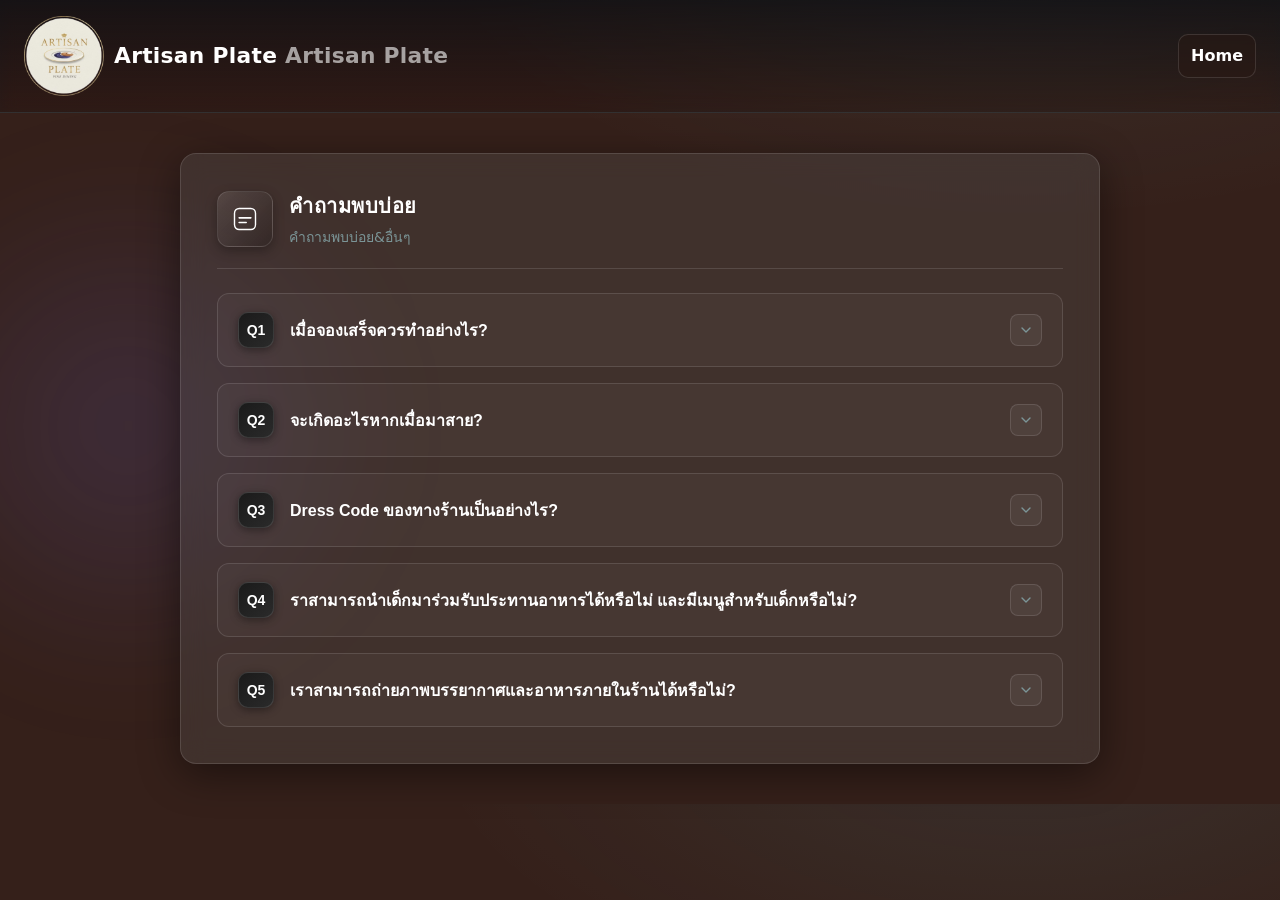
<file: QA.html>
<!DOCTYPE html>
<html lang="th">
<head>
  <meta charset="UTF-8" />
  <meta name="viewport" content="width=device-width, initial-scale=1" />
  <title>คำถามพบบ่อย</title>
  <link rel="stylesheet" href="QA.css" />
</head>

<body>
  
    <div class="bg-grid" aria-hidden="true"></div>
    <div class="bg-glow" aria-hidden="true"></div>

  
  <header class="site-header">
    <a href="#" class="brand">
      <img src="Untitled_design-removebg-preview.png" alt="" height="80px">
      <span class="brand-text">Artisan Plate<span class="sub" > Artisan Plate</span></span>
    </a>

    <nav class="nav">
      <button class="nav-toggle" aria-label="เปิดเมนู" aria-expanded="false"></button>
      <ul class="nav-list">
        <li><a href="index.html" class="btn btn-primary">Home</a></li>
        
      </ul>
    </nav>
  </header>

  <main class="wrap" role="region" aria-label="FAQ Accordion">
    <div class="header">
      <div class="logo" aria-hidden="true">

        <svg width="28" height="28" viewBox="0 0 24 24" fill="none" xmlns="http://www.w3.org/2000/svg">
          <rect x="3" y="3" width="18" height="18" rx="4" fill="none" stroke="#6ee7b7" stroke-width="1.2"/>
          <path d="M7 11h10M7 15h6" stroke="#6ee7b7" stroke-width="1.4" stroke-linecap="round"/>
        </svg>
      </div>
      <div>
        <div class="title">คำถามพบบ่อย</div>
        <div class="subtitle">คำถามพบบ่อย&อื่นๆ</div>
      </div>
    </div>

    <section class="accordion" id="faq">

      <article class="item" aria-expanded="false">
        <button class="summary" aria-controls="a1" id="s1">
          <div class="q">
            <div class="dot">Q1</div>
            <h4>เมื่อจองเสร็จควรทำอย่างไร?</h4>
          </div>
          <div class="chev" aria-hidden="true">

            <svg width="16" height="16" viewBox="0 0 24 24" fill="none"><path d="M6 9l6 6 6-6" stroke="currentColor" stroke-width="2" stroke-linecap="round" stroke-linejoin="round"/></svg>
          </div>
        </button>
        <div id="a1" class="content" role="region" aria-labelledby="s1">
          <div class="content-inner">
            -มาถึงที่ร้านตรงเวลา: กรุณามาถึงร้านอาหารตามเวลาที่จองไว้ หากท่านมาถึงช้ากว่าเวลาที่จองไว้เกิน 15 นาที การจองอาจถูกยกเลิกหรือไม่สามารถใช้บริการได้<br>
            -แจ้งการจอง: เมื่อถึงร้านอาหาร ให้แจ้งกับพนักงานว่าคุณได้ทำการจองผ่านแอป และบอกหมายเลขการจอง หรือคิวอาโค๊ด<br> ที่คุณได้รับหลังจากทำการจอง<br>
            -เพลิดเพลินกับมื้ออาหาร: เมื่อพนักงานยืนยันการจองแล้ว พวกเขาจะพาคุณไปที่นั่ง และคุณสามารถเริ่มเพลิดเพลินกับมื้ออาหาร<br>ตามรายละเอียดในแพ็กเกจ
          </div>
        </div>
      </article>

      <article class="item" aria-expanded="false">
        <button class="summary" aria-controls="a2" id="s2">
          <div class="q">
            <div class="dot">Q2</div>
            <h4>จะเกิดอะไรหากเมื่อมาสาย?</h4>
          </div>
          <div class="chev" aria-hidden="true">
            <svg width="16" height="16" viewBox="0 0 24 24" fill="none"><path d="M6 9l6 6 6-6" stroke="currentColor" stroke-width="2" stroke-linecap="round" stroke-linejoin="round"/></svg>
          </div>
        </button>
        <div id="a2" class="content" role="region" aria-labelledby="s2">
          <div class="content-inner">
            -หากคุณมาถึงร้านอาหารช้ากว่าเวลาที่จองไว้เกิน 15 นาทีการจองของคุณอาจถูกยกเลิก หรือคุณอาจไม่สามารถใช้บริการได้<br>
             ร้านอาหารอาจให้โต๊ะที่จองไว้กับลูกค้าคนอื่นแทน
          </div>
        </div>
      </article>

      <article class="item" aria-expanded="false">
        <button class="summary" aria-controls="a3" id="s3">
          <div class="q">
            <div class="dot">Q3</div>
            <h4>Dress Code ของทางร้านเป็นอย่างไร?</h4>
          </div>
          <div class="chev" aria-hidden="true">
            <svg width="16" height="16" viewBox="0 0 24 24" fill="none"><path d="M6 9l6 6 6-6" stroke="currentColor" stroke-width="2" stroke-linecap="round" stroke-linejoin="round"/></svg>
          </div>
        </button>
        <div id="a3" class="content" role="region" aria-labelledby="s3">
          <div class="content-inner">
            -เราขอแนะนำการแต่งกายแบบ Smart Casual (สุภาพ) ครับ กรุณางดสวมรองเท้าแตะ กางเกงขาสั้น หรือเสื้อกล้าม เพื่อ<br>บรรยากาศที่ดีในการรับประทานอาหารร่วมกัน
          </div>
        </div>
      </article>

      <article class="item" aria-expanded="false">
        <button class="summary" aria-controls="a4" id="s4">
          <div class="q">
            <div class="dot">Q4</div>
            <h4>ราสามารถนำเด็กมาร่วมรับประทานอาหารได้หรือไม่ และมีเมนูสำหรับเด็กหรือไม่?</h4>
          </div>
          <div class="chev" aria-hidden="true">
            <svg width="16" height="16" viewBox="0 0 24 24" fill="none"><path d="M6 9l6 6 6-6" stroke="currentColor" stroke-width="2" stroke-linecap="round" stroke-linejoin="round"/></svg>
          </div>
        </button>
        <div id="a4" class="content" role="region" aria-labelledby="s4">
          <div class="content-inner">
            -เพื่อให้ลูกค้าทุกท่านได้รับประสบการณ์ Fine Dining ที่สมบูรณ์แบบที่สุด เราแนะนำสำหรับเด็กที่มีอายุ 7 ปีขึ้นไป และขอสงวนสิทธิ์<br>ในการไม่มีเมนูสำหรับเด็กโดยเฉพาะ
          </div>
        </div>
      </article>

      <article class="item" aria-expanded="false">
        <button class="summary" aria-controls="a5" id="s5">
          <div class="q">
            <div class="dot">Q5</div>
            <h4>เราสามารถถ่ายภาพบรรยากาศและอาหารภายในร้านได้หรือไม่?</h4>
          </div>
          <div class="chev" aria-hidden="true">
            <svg width="16" height="16" viewBox="0 0 24 24" fill="none"><path d="M6 9l6 6 6-6" stroke="currentColor" stroke-width="2" stroke-linecap="round" stroke-linejoin="round"/></svg>
          </div>
        </button>
        <div id="a5" class="content" role="region" aria-labelledby="s5">
          <div class="content-inner">
            -เรายินดีให้ถ่ายภาพอาหารและโต๊ะของท่านได้โดยไม่ใช้แฟลช เพื่อรบกวนลูกค้าท่านอื่น อย่างไรก็ตาม เพื่อความเป็นส่วนตัว<br>ของลูกค้าท่านอื่นและทีมงาน กรุณางดเว้นการถ่ายวิดีโอ หรือไลฟ์สดที่จับภาพบรรยากาศโดยรอบมากเกินไป
        </div>
      </article>

<!--  <article class="item" aria-expanded="false">
        <button class="summary" aria-controls="a6" id="s6">
          <div class="q">
            <div class="dot">Q6</div>
            <h4>?</h4>
          </div>
          <div class="chev" aria-hidden="true">
            <svg width="16" height="16" viewBox="0 0 24 24" fill="none"><path d="M6 9l6 6 6-6" stroke="currentColor" stroke-width="2" stroke-linecap="round" stroke-linejoin="round"/></svg>
          </div>
        </button>
        <div id="a6" class="content" role="region" aria-labelledby="s6">
          <div class="content-inner">
            -ตอบ.
          </div>
        </div>
      </article> -->
    </section>
  </main>
  
  <script>
/*
  -
  -
  -
  -
*/

(function(){
  const items = Array.from(document.querySelectorAll('.item'));

  function closeItem(it){
    const content = it.querySelector('.content');
    const inner = content.querySelector('.content-inner');

    content.style.height = content.scrollHeight + 'px'; 
    requestAnimationFrame(()=> {
      content.style.height = '0px';
    });
    it.setAttribute('aria-expanded','false');
  }

  function openItem(it){
    const content = it.querySelector('.content');
    const inner = content.querySelector('.content-inner');

    content.style.height = inner.offsetHeight + 'px';
    it.setAttribute('aria-expanded','true');

    content.addEventListener('transitionend', function handler(){
      if (it.getAttribute('aria-expanded') === 'true'){
        content.style.height = inner.offsetHeight + 'px'; 
      }
      content.removeEventListener('transitionend', handler);
    });
  }

  function toggle(it){
    const isOpen = it.getAttribute('aria-expanded') === 'true';
    if (isOpen) {
      closeItem(it);
    } else {

      items.forEach(i => {
        if (i !== it) closeItem(i);
      });
      openItem(it);
    }
  }


  items.forEach(it => {
    const btn = it.querySelector('.summary');
    const content = it.querySelector('.content');

    content.style.height = '0px';

    btn.addEventListener('click', ()=> toggle(it));
    btn.addEventListener('keydown', (e)=>{
      if (e.key === 'Enter' || e.key === ' ') {
        e.preventDefault();
        toggle(it);
      }
    });
  });


})();
</script>

</body>
</html>
</file>
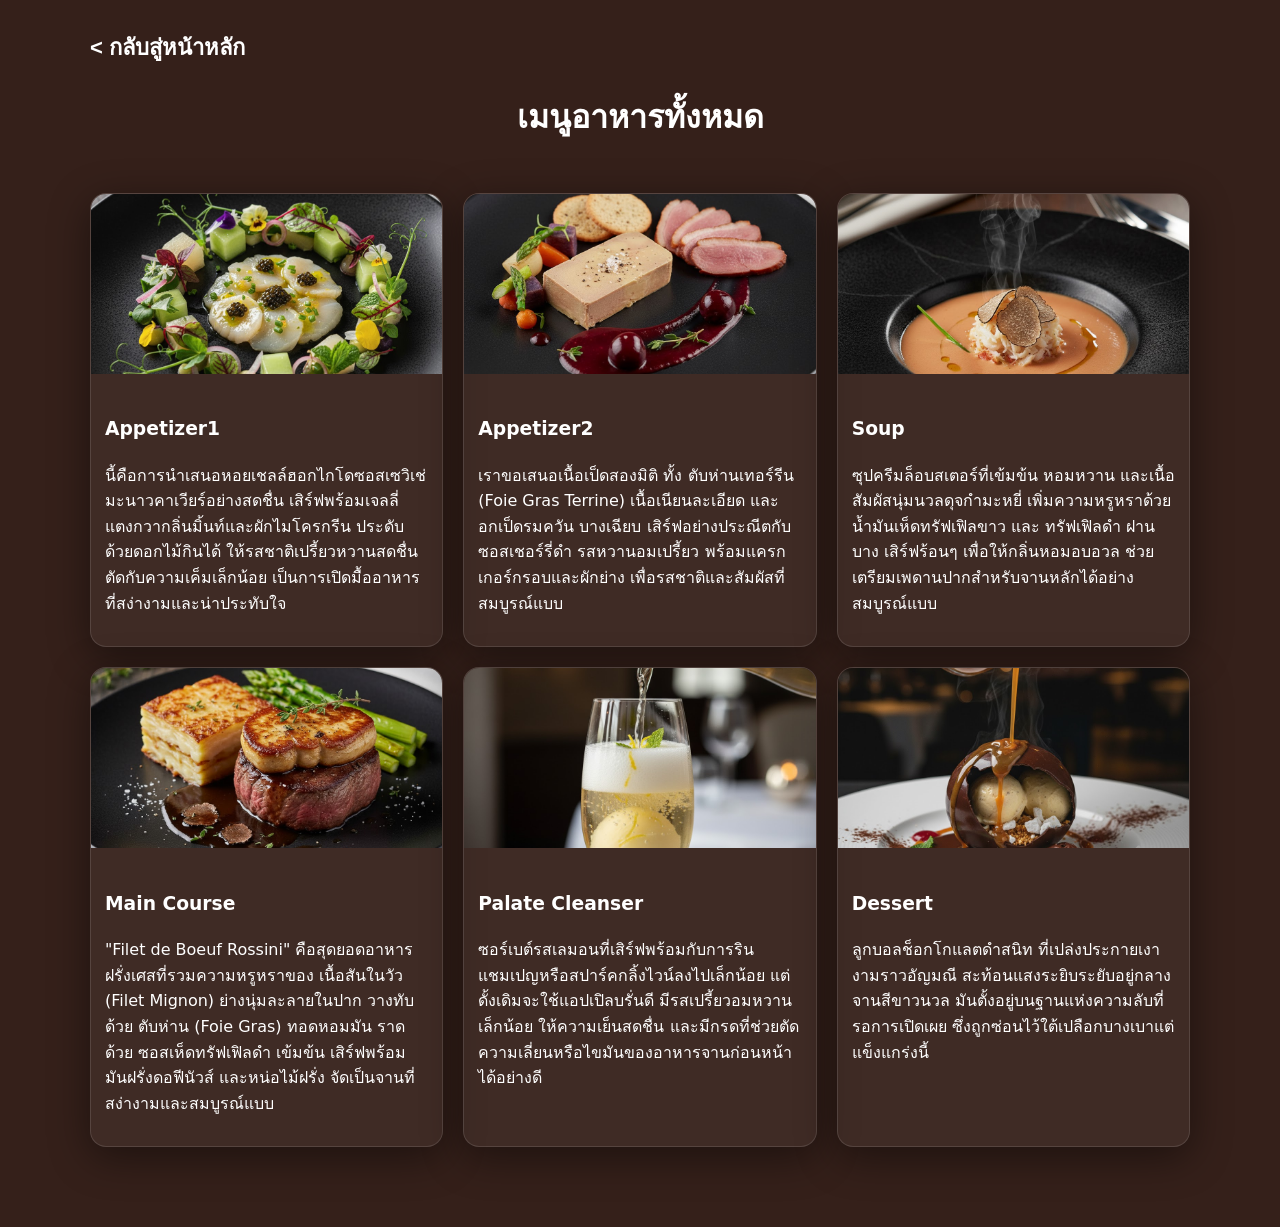
<file: FRC/FRC_Food.html>
<!DOCTYPE html>
<html lang="en">
<head>
    <meta charset="UTF-8">
    <meta name="viewport" content="width=device-width, initial-scale=1.0">
    <title>Document</title>
    <link rel="stylesheet" href="FRC_Food.css">
</head>
<body>

    <section id="projects" class="section">
    <div class="container reveal">
      <div class="center-btn">
          <button class="return-btn" onclick="window.location.href='../index.html'">< กลับสู่หน้าหลัก</button>
          <h2 class="section-title2">เมนูอาหารทั้งหมด</h2>
        </div>

      <div class="grid cards">

        <article class="card">
          <div class="card-media"><img src="รูปอาหาร/Appetizer1.jpg" alt=""></div>
          <div class="card-body">
            <h3 class="card-title">Appetizer1</h3>
            <p class="card-text">นี้คือการนำเสนอหอยเชลล์ฮอกไกโดซอสเซวิเช่มะนาวคาเวียร์อย่างสดชื่น เสิร์ฟพร้อมเจลลี่แตงกวากลิ่นมิ้นท์และผักไมโครกรีน ประดับด้วยดอกไม้กินได้ ให้รสชาติเปรี้ยวหวานสดชื่นตัดกับความเค็มเล็กน้อย เป็นการเปิดมื้ออาหารที่สง่างามและน่าประทับใจ</p>
          </div>
        </article>

        <article class="card">
          <div class="card-media"><img src="รูปอาหาร/Appetizer 2.jpg" alt=""></div>
          <div class="card-body">
            <h3 class="card-title">Appetizer2</h3>
            <p class="card-text">เราขอเสนอเนื้อเป็ดสองมิติ ทั้ง ตับห่านเทอร์รีน (Foie Gras Terrine) เนื้อเนียนละเอียด และ อกเป็ดรมควัน บางเฉียบ เสิร์ฟอย่างประณีตกับ ซอสเชอร์รี่ดำ รสหวานอมเปรี้ยว พร้อมแครกเกอร์กรอบและผักย่าง เพื่อรสชาติและสัมผัสที่สมบูรณ์แบบ</p>
          </div>
        </article>

        <article class="card">
          <div class="card-media"><img src="รูปอาหาร/Soup.jpg" alt=""></div>
          <div class="card-body">
            <h3 class="card-title">Soup</h3>
            <p class="card-text">ซุปครีมล็อบสเตอร์ที่เข้มข้น หอมหวาน และเนื้อสัมผัสนุ่มนวลดุจกำมะหยี่ เพิ่มความหรูหราด้วย น้ำมันเห็ดทรัฟเฟิลขาว และ ทรัฟเฟิลดำ ฝานบาง เสิร์ฟร้อนๆ เพื่อให้กลิ่นหอมอบอวล ช่วยเตรียมเพดานปากสำหรับจานหลักได้อย่างสมบูรณ์แบบ</p>
          </div>
        </article>

        <article class="card">
          <div class="card-media"><img src="รูปอาหาร/Main Course.jpg" alt=""></div>
          <div class="card-body">
            <h3 class="card-title">Main Course</h3>
            <p class="card-text">"Filet de Boeuf Rossini" คือสุดยอดอาหารฝรั่งเศสที่รวมความหรูหราของ เนื้อสันในวัว (Filet Mignon) ย่างนุ่มละลายในปาก วางทับด้วย ตับห่าน (Foie Gras) ทอดหอมมัน ราดด้วย ซอสเห็ดทรัฟเฟิลดำ เข้มข้น เสิร์ฟพร้อม มันฝรั่งดอฟีนัวส์ และหน่อไม้ฝรั่ง จัดเป็นจานที่สง่างามและสมบูรณ์แบบ</p>
          </div>
        </article>

        <article class="card">
          <div class="card-media"><img src="รูปอาหาร/Palate Cleanser.jpg" alt=""></div>
          <div class="card-body">
            <h3 class="card-title">Palate Cleanser</h3>
            <p class="card-text">ซอร์เบต์รสเลมอนที่เสิร์ฟพร้อมกับการรินแชมเปญหรือสปาร์คกลิ้งไวน์ลงไปเล็กน้อย แต่ดั้งเดิมจะใช้แอปเปิลบรั่นดี มีรสเปรี้ยวอมหวานเล็กน้อย ให้ความเย็นสดชื่น และมีกรดที่ช่วยตัดความเลี่ยนหรือไขมันของอาหารจานก่อนหน้าได้อย่างดี</p>
          </div>
        </article>

        <article class="card">
          <div class="card-media"><img src="รูปอาหาร/Dessert.jpg" alt=""></div>
          <div class="card-body">
            <h3 class="card-title">Dessert</h3>
            <p class="card-text">ลูกบอลช็อกโกแลตดำสนิท ที่เปล่งประกายเงางามราวอัญมณี สะท้อนแสงระยิบระยับอยู่กลางจานสีขาวนวล มันตั้งอยู่บนฐานแห่งความลับที่รอการเปิดเผย ซึ่งถูกซ่อนไว้ใต้เปลือกบางเบาแต่แข็งแกร่งนี้</p>
          </div>
        </article>

      </div>
    </div>
  </section>
  
</body>
</html>
</file>
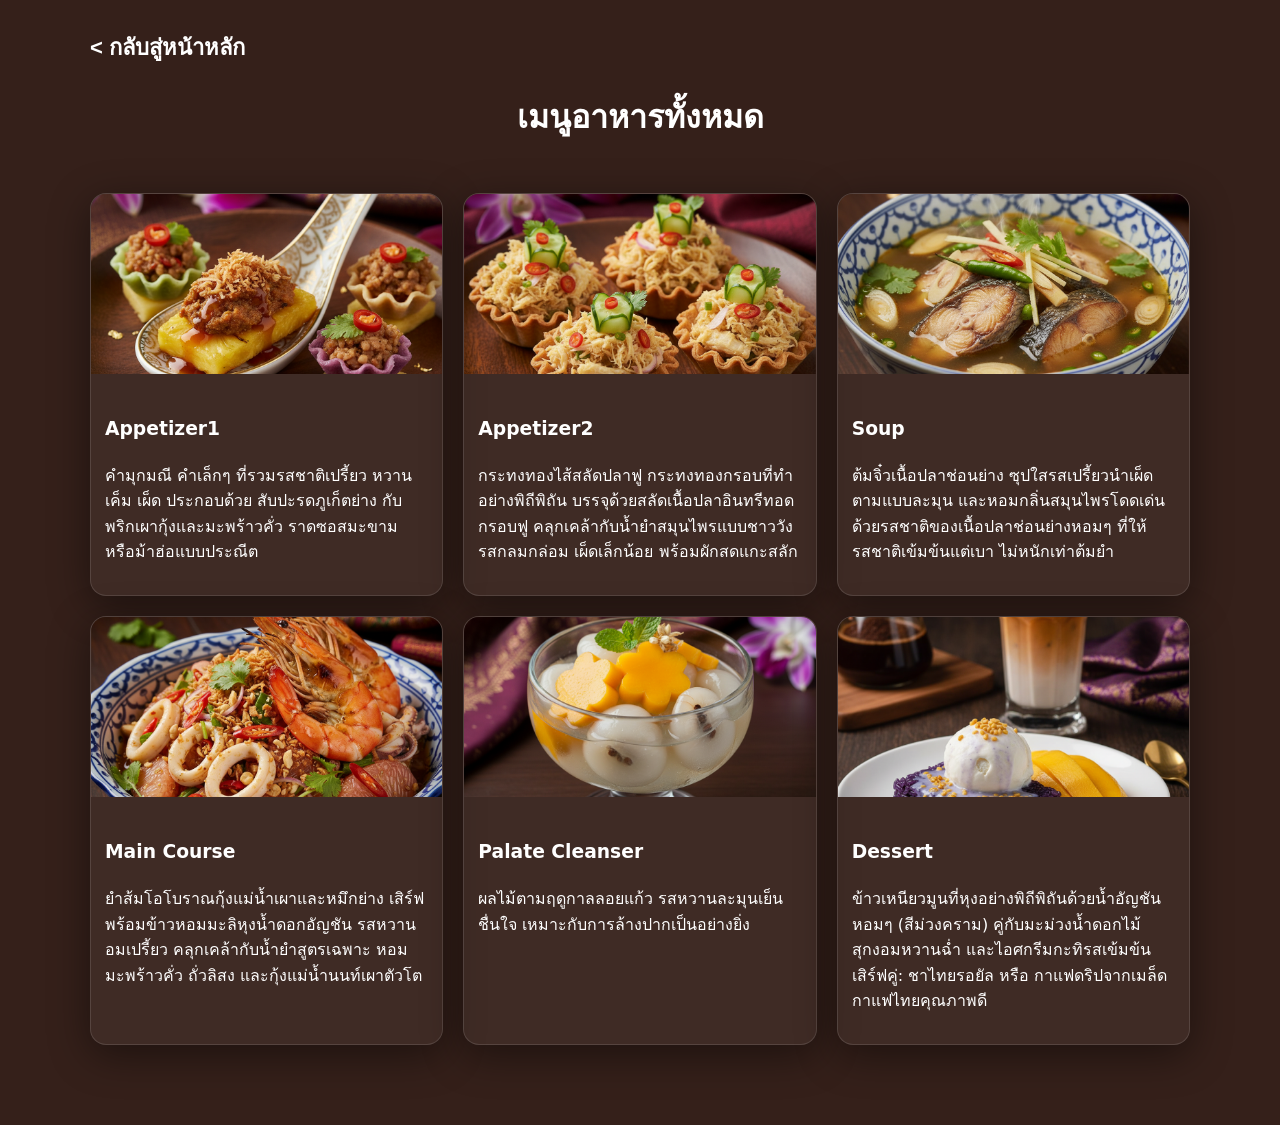
<file: MWC/MWC_Food.html>
<!DOCTYPE html>
<html lang="en">
<head>
    <meta charset="UTF-8">
    <meta name="viewport" content="width=device-width, initial-scale=1.0">
    <title>Document</title>
    <link rel="stylesheet" href="MWC_Food.css">
</head>
<body>

    <section id="projects" class="section">
    <div class="container reveal">
        <div class="center-btn">
          <button class="return-btn" onclick="window.location.href='../index.html'">< กลับสู่หน้าหลัก</button>
          <h2 class="section-title2">เมนูอาหารทั้งหมด</h2>
        </div>

      <div class="grid cards">

        <article class="card">
          <div class="card-media"><img src="รูปอาหาร/Gemini_Generated_Image_z4pp9vz4pp9vz4pp.png" alt=""></div>
          <div class="card-body">
            <h3 class="card-title">Appetizer1</h3>
            <p class="card-text">คำมุกมณี คำเล็กๆ ที่รวมรสชาติเปรี้ยว หวาน เค็ม เผ็ด ประกอบด้วย สับปะรดภูเก็ตย่าง กับพริกเผากุ้งและมะพร้าวคั่ว ราดซอสมะขาม หรือม้าฮ่อแบบประณีต</p>
          </div>
        </article>

        <article class="card">
          <div class="card-media"><img src="รูปอาหาร/Gemini_Generated_Image_5jvnub5jvnub5jvn.png" alt=""></div>
          <div class="card-body">
            <h3 class="card-title">Appetizer2</h3>
            <p class="card-text">กระทงทองไส้สลัดปลาฟู กระทงทองกรอบที่ทำอย่างพิถีพิถัน 
                                บรรจุด้วยสลัดเนื้อปลาอินทรีทอดกรอบฟู คลุกเคล้ากับน้ำยำสมุนไพรแบบชาววังรสกลมกล่อม เผ็ดเล็กน้อย พร้อมผักสดแกะสลัก</p>
          </div>
        </article>

        <article class="card">
          <div class="card-media"><img src="รูปอาหาร/Gemini_Generated_Image_co54ceco54ceco54.png" alt=""></div>
          <div class="card-body">
            <h3 class="card-title">Soup</h3>
            <p class="card-text">ต้มจิ๋วเนื้อปลาช่อนย่าง ซุปใสรสเปรี้ยวนำเผ็ดตามแบบละมุน และหอมกลิ่นสมุนไพรโดดเด่นด้วยรสชาติของเนื้อปลาช่อนย่างหอมๆ
                                ที่ให้รสชาติเข้มข้นแต่เบา ไม่หนักเท่าต้มยำ</p>
          </div>
        </article>

        <article class="card">
          <div class="card-media"><img src="รูปอาหาร/Gemini_Generated_Image_16q3sb16q3sb16q3.png" alt=""></div>
          <div class="card-body">
            <h3 class="card-title">Main Course</h3>
            <p class="card-text">ยำส้มโอโบราณกุ้งแม่น้ำเผาและหมึกย่าง เสิร์ฟพร้อมข้าวหอมมะลิหุงน้ำดอกอัญชัน 
                รสหวานอมเปรี้ยว คลุกเคล้ากับน้ำยำสูตรเฉพาะ หอมมะพร้าวคั่ว ถั่วลิสง และกุ้งแม่น้ำนนท์เผาตัวโต</p>
          </div>
        </article>

        <article class="card">
          <div class="card-media"><img src="รูปอาหาร/Gemini_Generated_Image_3ig9pr3ig9pr3ig9.png" alt=""></div>
          <div class="card-body">
            <h3 class="card-title">Palate Cleanser</h3>
            <p class="card-text">ผลไม้ตามฤดูกาลลอยแก้ว รสหวานละมุนเย็นชื่นใจ เหมาะกับการล้างปากเป็นอย่างยิ่ง</p>
          </div>
        </article>

        <article class="card">
          <div class="card-media"><img src="รูปอาหาร/Gemini_Generated_Image_g2akohg2akohg2ak.png" alt=""></div>
          <div class="card-body">
            <h3 class="card-title">Dessert</h3>
            <p class="card-text">ข้าวเหนียวมูนที่หุงอย่างพิถีพิถันด้วยน้ำอัญชันหอมๆ (สีม่วงคราม) คู่กับมะม่วงน้ำดอกไม้สุกงอมหวานฉ่ำ และไอศกรีมกะทิรสเข้มข้น เสิร์ฟคู่: ชาไทยรอยัล หรือ กาแฟดริปจากเมล็ดกาแฟไทยคุณภาพดี</p>
          </div>
        </article>

      </div>
    </div>
  </section>
  
</body>
</html>
</file>
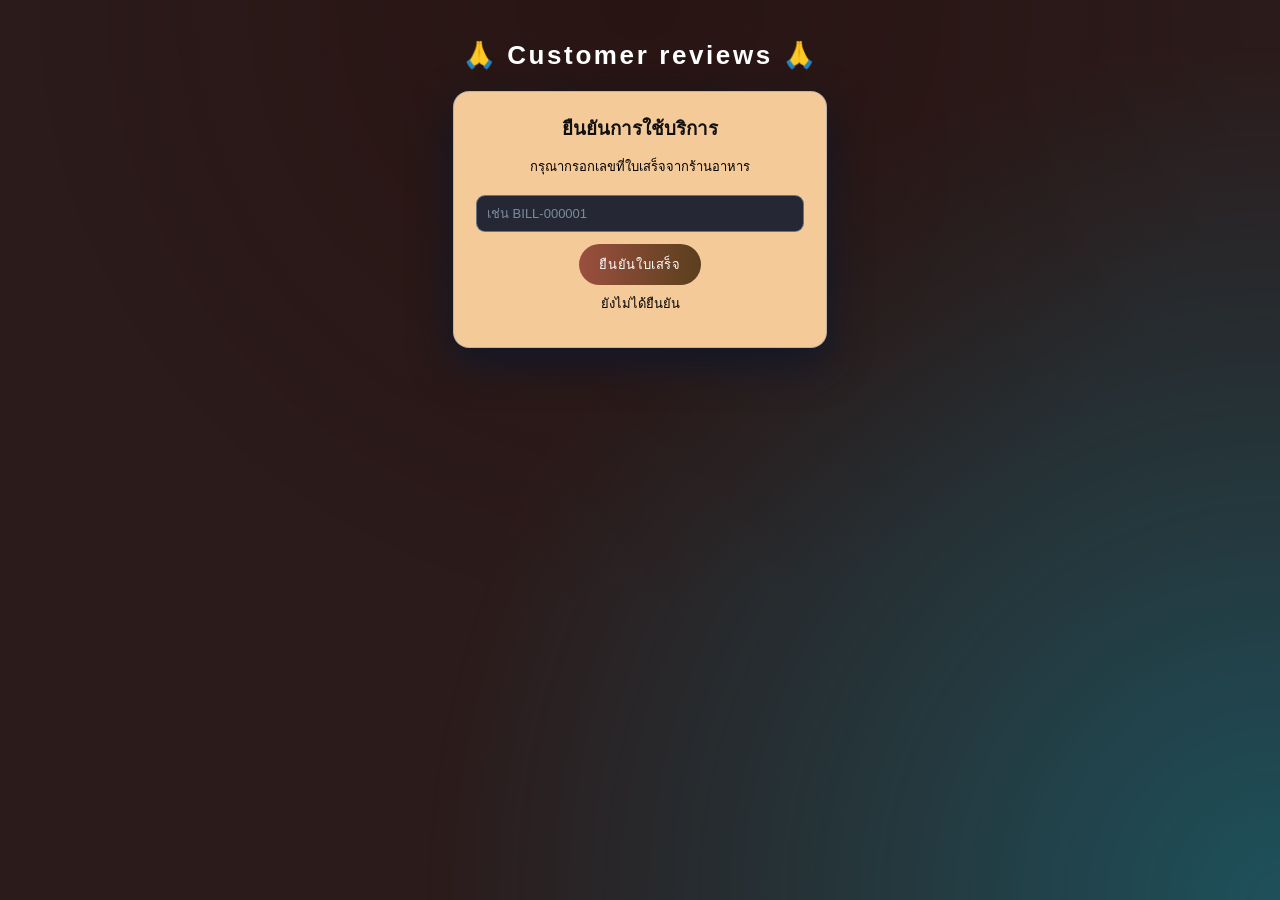
<file: re/Review.html>
<!DOCTYPE html>
<html lang="th">
<head>
  <meta charset="UTF-8">
  <meta name="viewport" content="width=device-width, initial-scale=1.0">
  <title>รีวิวร้านอาหาร</title>
  <link rel="stylesheet" href="Review.css">
</head>
<body>

  <div class="bg"></div>

  <h1 class="title"> 🙏 Customer reviews 🙏</h1>

  <section id="receiptSection" class="center-box">
    <h3>ยืนยันการใช้บริการ</h3>
    <p class="sub">กรุณากรอกเลขที่ใบเสร็จจากร้านอาหาร</p>

    <input type="text" id="receiptInput" placeholder="เช่น BILL-000001">
    <button id="verifyBtn">ยืนยันใบเสร็จ</button>

    <p id="receiptStatus" class="status-text">ยังไม่ได้ยืนยัน</p>
  </section>

  <section id="reviewSection" class="hidden">
    <h2>เขียนรีวิว</h2>
    <div>
        <label for="name">ชื่อ:</label>
        <input type="text" id="name" placeholder="ชื่อของคุณ">
    </div>
    <div>
        <label for="rating">คะแนน:</label>
        <select id="rating">
            <option value="5">5 ดาว ⭐⭐⭐⭐⭐</option>
            <option value="4">4 ดาว ⭐⭐⭐⭐</option>
            <option value="3">3 ดาว ⭐⭐⭐</option>
            <option value="2">2 ดาว ⭐⭐</option>
            <option value="1">1 ดาว ⭐</option>
        </select>
    </div>
    <div>
        <label for="reviewText">รีวิวของคุณ:</label>
        <textarea id="reviewText" rows="5" placeholder="เขียนรีวิวที่นี่..."></textarea>
    </div>
    <button id="submitReview">ส่งรีวิว</button>
    <p id="message" style="margin-top: 10px;"></p> <h3>รีวิวทั้งหมด:</h3>
    <div id="reviewList">
        </div>
</section>
  <!-- ใส่ script ที่นี่ -->
  <script src="Review.js"></script>
</body>
</html>
</file>
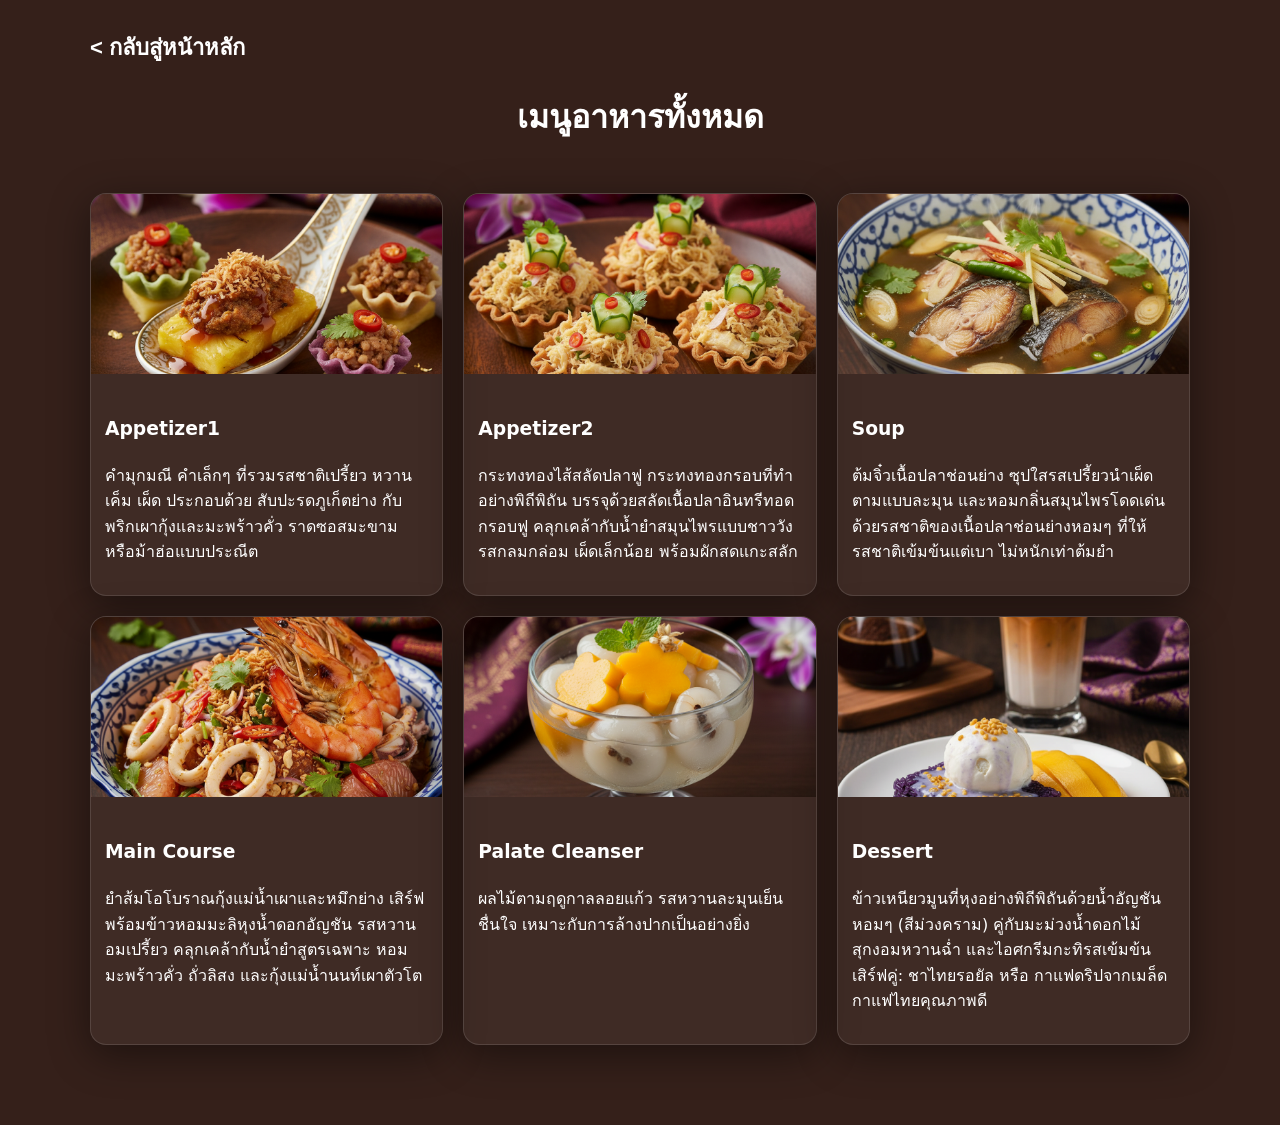
<file: RTC/RTC_Food.html>
<!DOCTYPE html>
<html lang="en">
<head>
    <meta charset="UTF-8">
    <meta name="viewport" content="width=device-width, initial-scale=1.0">
    <title>Menu</title>
    <link rel="stylesheet" href="RTC_Food.css">
</head>

<body>

    <section id="projects" class="section">
    <div class="container reveal">
      <div class="center-btn">
        <button class="return-btn" onclick="window.location.href='../index.html'">< กลับสู่หน้าหลัก</button>
        <h2 class="section-title2">เมนูอาหารทั้งหมด</h2>
      </div>

      <div class="grid cards">

        <article class="card">
          <div class="card-media"><img src="รูปอาหาร/Gemini_Generated_Image_z4pp9vz4pp9vz4pp.png" alt=""></div>
          <div class="card-body">
            <h3 class="card-title">Appetizer1</h3>
            <p class="card-text">คำมุกมณี คำเล็กๆ ที่รวมรสชาติเปรี้ยว หวาน เค็ม เผ็ด ประกอบด้วย สับปะรดภูเก็ตย่าง กับพริกเผากุ้งและมะพร้าวคั่ว ราดซอสมะขาม หรือม้าฮ่อแบบประณีต</p>
          </div>
        </article>

        <article class="card">
          <div class="card-media"><img src="รูปอาหาร/Gemini_Generated_Image_5jvnub5jvnub5jvn.png" alt=""></div>
          <div class="card-body">
            <h3 class="card-title">Appetizer2</h3>
            <p class="card-text">กระทงทองไส้สลัดปลาฟู กระทงทองกรอบที่ทำอย่างพิถีพิถัน บรรจุด้วยสลัดเนื้อปลาอินทรีทอดกรอบฟู คลุกเคล้ากับน้ำยำสมุนไพรแบบชาววังรสกลมกล่อม เผ็ดเล็กน้อย พร้อมผักสดแกะสลัก</p>
          </div>
        </article>

        <article class="card">
          <div class="card-media"><img src="รูปอาหาร/Gemini_Generated_Image_co54ceco54ceco54.png" alt=""></div>
          <div class="card-body">
            <h3 class="card-title">Soup</h3>
            <p class="card-text">ต้มจิ๋วเนื้อปลาช่อนย่าง ซุปใสรสเปรี้ยวนำเผ็ดตามแบบละมุน และหอมกลิ่นสมุนไพรโดดเด่นด้วยรสชาติของเนื้อปลาช่อนย่างหอมๆ ที่ให้รสชาติเข้มข้นแต่เบา ไม่หนักเท่าต้มยำ</p>
          </div>
        </article>

        <article class="card">
          <div class="card-media"><img src="รูปอาหาร/Gemini_Generated_Image_16q3sb16q3sb16q3.png" alt=""></div>
          <div class="card-body">
            <h3 class="card-title">Main Course</h3>
            <p class="card-text">ยำส้มโอโบราณกุ้งแม่น้ำเผาและหมึกย่าง เสิร์ฟพร้อมข้าวหอมมะลิหุงน้ำดอกอัญชัน รสหวานอมเปรี้ยว คลุกเคล้ากับน้ำยำสูตรเฉพาะ หอมมะพร้าวคั่ว ถั่วลิสง และกุ้งแม่น้ำนนท์เผาตัวโต</p>
          </div>
        </article>

        <article class="card">
          <div class="card-media"><img src="รูปอาหาร/Gemini_Generated_Image_3ig9pr3ig9pr3ig9.png" alt=""></div>
          <div class="card-body">
            <h3 class="card-title">Palate Cleanser</h3>
            <p class="card-text">ผลไม้ตามฤดูกาลลอยแก้ว รสหวานละมุนเย็นชื่นใจ เหมาะกับการล้างปากเป็นอย่างยิ่ง</p>
          </div>
        </article>

        <article class="card">
          <div class="card-media"><img src="รูปอาหาร/Gemini_Generated_Image_g2akohg2akohg2ak.png" alt=""></div>
          <div class="card-body">
            <h3 class="card-title">Dessert</h3>
            <p class="card-text">ข้าวเหนียวมูนที่หุงอย่างพิถีพิถันด้วยน้ำอัญชันหอมๆ (สีม่วงคราม) คู่กับมะม่วงน้ำดอกไม้สุกงอมหวานฉ่ำ และไอศกรีมกะทิรสเข้มข้น เสิร์ฟคู่: ชาไทยรอยัล หรือ กาแฟดริปจากเมล็ดกาแฟไทยคุณภาพดี</p>
          </div>
        </article>

      </div>

    </div>
</section>

</body>
</html>
</file>
<file: QA.css>
:root{
  --bg:oklab(18.281% 0.03454 0.02707 / 0.911); 
  --panel:rgba(123, 134, 24, 0.04);
  --glass:rgba(99, 99, 99, 0.55);
  --stroke:rgba(255,255,255,.12);
  --txt:#ffffff;
  --muted:#7b9597;
  --primary:#ffffff;
  
  --primary-2: #d4b6a6; 
  
  --shadow:0 10px 40px rgba(0, 0, 0, 0.45); 
  --radius:16px;
  --border: var(--radius);
  --fg: var(--txt);
}

*{box-sizing:border-box}
html{scroll-behavior:smooth}
body{
  margin:0;
  font-family: ui-sans-serif, system-ui, -apple-system, "Segoe UI", Roboto, "Noto Sans Thai", sans-serif;
  background: radial-gradient(1000px 500px at 80% -10%, rgba(110,243,255,.08), transparent 60%), var(--bg);
  color:var(--txt);
  line-height:1.6;
  overflow-x:hidden;
}

.bg-grid{
  position:fixed; inset:0; pointer-events:none; opacity:.15;
  background:
    linear-gradient(to right, transparent 49.5%, var(--stroke) 50%, transparent 50.5%) 0 0 / 60px 60px,
    linear-gradient(to bottom, transparent 49.5%, var(--stroke) 50%, transparent 50.5%) 0 0 / 60px 60px;
  mask-image: radial-gradient(1000px 600px at 60% 0%, black, transparent 70%);
  z-index:-1; 
}
.bg-glow{
  position:fixed; inset:auto auto 10% -20%;
  width:60vw; height:60vw; border-radius:50%;
  background: radial-gradient(closest-side, rgba(125,125,255,.15), transparent 70%);
  filter: blur(50px); z-index:-1; pointer-events:none;
}

.site-header{
  position:sticky; top:0; z-index:50;
  display:flex; align-items:center; justify-content:space-between;
  padding:16px 24px; backdrop-filter:saturate(140%) blur(8px);
  background:linear-gradient(to bottom, rgba(11,15,20,.75), rgba(11,15,20,.25));
  border-bottom:1px solid var(--stroke);
}

.brand{
  display:flex; align-items:center; gap:10px;
  text-decoration:none;
  color:var(--txt);
}

.brand-dot{
  width:10px; height:10px; border-radius:50%;
  background: radial-gradient(circle at 30% 30%, var(--primary), var(--primary-2));
  box-shadow:0 0 20px var(--primary);
}

.brand-text{
  font-weight:700;
  letter-spacing:.3px;
  font-size: 1.36em;
}
.brand-text .sub{opacity:.6}

.nav-toggle{display:none}
.nav-list{display:flex; gap:18px; list-style:none; margin:0; padding:0}


.nav-list a{
  background: rgba(40, 25, 20, 0.6);
  color: var(--txt);
  text-decoration:none;
  padding:8px 12px;
  border-radius:10px;
  transition:.25s;
}

.nav-list a:visited,
.nav-list a:active,
.nav-list a:focus{
  color: var(--txt);
}

.nav-list a:hover{
  background: rgba(90, 60, 50, 0.8);
  color: #fff;
}

@media (max-width: 880px){
  .nav-toggle{display:block}
  .nav-list{
    position:absolute; right:16px; top:64px;
    flex-direction:column; gap:8px;
    background:var(--glass);
    border:1px solid var(--stroke);
    padding:12px;
    border-radius:14px;
    transform-origin:top right;
    transform:scale(.98);
    opacity:0;
    pointer-events:none;
    transition:.2s;
    box-shadow: var(--shadow);
  }
  .nav-list.open{
    transform:scale(1);
    opacity:1;
    pointer-events:auto;
  }
}


.btn{
  display:inline-flex; align-items:center; justify-content:center;
  padding:10px 16px; border-radius:12px; cursor:pointer; text-decoration:none;
  border:1px solid var(--stroke); transition:.25s; font-weight:600;
}
.btn-primary{
  background:linear-gradient(90deg, rgba(255, 255, 255, 0.14), rgba(125,125,255,.14));
  color: var(--txt);
}
.btn-primary:hover{
  background:linear-gradient(90deg, rgba(110,243,255,.25), rgba(125,125,255,.25));
}

.wrap {
  width: min(920px, 100%);
  background: rgba(99, 99, 99, 0.25); 
  border-radius: var(--radius);
  padding: 36px;
  border: 1px solid var(--stroke);
  box-shadow: var(--shadow);
  backdrop-filter: blur(12px);
  position: relative;
  width: min(920px, 100%); /*ปรับตำแหน่ง*/
  margin: 40px auto; /*ปรับตำแหน่ง*/
}

.wrap .header { 
  display: flex;
  align-items: center;
  gap: 16px;
  margin-bottom: 24px;
  border-bottom: 1px solid var(--stroke);
  padding-bottom: 20px;
}

.logo {
  display: grid;
  place-items: center;
  width: 56px; height: 56px;
  border-radius: 12px;
  background: linear-gradient(135deg, rgba(255,255,255,0.1), rgba(0,0,0,0.2));
  border: 1px solid var(--stroke);
  box-shadow: 0 4px 12px rgba(0,0,0,0.3);
}

.logo svg path, .logo svg rect {
  stroke: var(--txt);
}

.wrap .title {
  font-size: 20px; font-weight: 700;
  color: var(--txt);
  letter-spacing: 0.5px;
}
.wrap .subtitle {
  font-size: 14px; color: var(--muted);
  margin-top: 4px;
}

.accordion {
  display: flex;
  flex-direction: column;
  gap: 16px;
}

.item {
  border-radius: 12px;
  overflow: hidden;
  background: rgba(255,255,255,0.03);
  border: 1px solid var(--stroke);
  transition: transform 0.25s ease, border-color 0.25s ease;
}
.item:hover {
  border-color: rgba(110,243,255,0.3);
}

.summary {
  display: flex;
  align-items: center;
  justify-content: space-between;
  gap: 12px;
  padding: 18px 20px;
  cursor: pointer;
  user-select: none;
  background: transparent;
  border: none;
  width: 100%;
  text-align: left;
  color: var(--txt);
}

.q {
  display: flex;
  gap: 16px;
  align-items: center;
}

.q .dot {
  width: 36px; height: 36px; border-radius: 10px;
  background: linear-gradient(135deg, #1a1a1a, #2a2a2a);
  display: grid; place-items: center;
  font-weight: 700; font-size: 14px;
  color: var(--txt);
  border: 1px solid var(--stroke);
  box-shadow: 0 2px 8px rgba(0,0,0,0.4);
  flex-shrink: 0;
  transition: 0.3s ease;
}

.q h4 {
  margin: 0; font-size: 16px; font-weight: 600; color: var(--txt);
}

.chev {
  width: 32px; height: 32px; border-radius: 8px;
  display: grid; place-items: center;
  transform: rotate(0); transition: transform .3s ease;
  background: rgba(255,255,255,0.05);
  border: 1px solid var(--stroke);
  color: var(--muted);
}

.content {
  padding: 0 20px;
  height: 0;
  overflow: hidden;
  transition: height .35s cubic-bezier(.2,.9,.2,1);
}
.content-inner {
  padding: 10px 0 24px 48px;
  color: #cbd5e1;
  font-size: 15px;
  line-height: 1.7;
  border-top: 1px dashed var(--stroke);
}

.item[aria-expanded="true"] {
  background: rgba(212, 182, 166, 0.08); 
  border-color: rgba(212, 182, 166, 0.3);
}
.item[aria-expanded="true"] .chev {
  transform: rotate(180deg);
  color: #fff;
  background: var(--primary-2);
  border-color: var(--primary-2);
}
.item[aria-expanded="true"] .q .dot {

  background: linear-gradient(135deg, var(--primary-2), #e0c2b3);
  color: #1f1e1f; 
  box-shadow: 0 0 15px rgba(212, 182, 166, 0.3);
  border-color: transparent;
}

@media (max-width:600px){
  .wrap { padding: 20px; border-radius: 12px; }
  .content-inner { padding-left: 0; }
  .q h4 { font-size: 15px; }
}
</file>
<file: FRC/FRC_Food.css>
:root{
  --bg:oklab(18.281% 0.03454 0.02707 / 0.911);
  --panel:rgba(255, 255, 255, 0.05);
  --stroke:rgba(255,255,255,.12);
  --txt:#ffffff;
  --shadow:0 10px 40px rgba(0,0,0,0.45);
}

body{
  margin:0;
  font-family: ui-sans-serif, system-ui, "Segoe UI", sans-serif;
  background: var(--bg);
  color:var(--txt);
  line-height:1.6;
  overflow-x:hidden;
}

.section{padding:auto; margin-bottom:80px; }
.container{max-width:1100px; margin:0 auto}

.section-title2{
  text-align:center; 
  font-size:32px; 
  margin-bottom:50px;
}

/* Cards */
.grid.cards{
  display:grid; 
  grid-template-columns:repeat(3, 1fr); 
  gap:20px;
}
@media (max-width:980px){
  .grid.cards{grid-template-columns:repeat(2,1fr)}
}
@media (max-width:620px){
  .grid.cards{grid-template-columns:1fr}
}

.card{
  background:var(--panel);
  border:1px solid var(--stroke);
  border-radius:16px;
  overflow:hidden;
  box-shadow:var(--shadow);
  transition:.25s;
}
.card:hover{transform:translateY(-4px)}

.card-media img{
  width:100%; height:180px; object-fit:cover;
}
.card-body{padding:14px}
.card-text{color:#ffffff}

/* ปุ่มกลับ */
.center-btn {
  justify-content: left;
  margin-top: 30px;
}

.return-btn {
  background: none;       
  border: none;           
  color: #ffffff;        
  font-size: 22px;
  font-weight: 600;
  cursor: pointer;
  padding: 0;             
  transition: .25s;
}

.return-btn:hover {
  color: #ffffff;         
  transform: scale(1.07); 
}
</file>
<file: MWC/MWC_Food.css>
:root{
  --bg:oklab(18.281% 0.03454 0.02707 / 0.911);
  --panel:rgba(255, 255, 255, 0.05);
  --stroke:rgba(255,255,255,.12);
  --txt:#ffffff;
  --shadow:0 10px 40px rgba(0,0,0,0.45);
}

body{
  margin:0;
  font-family: ui-sans-serif, system-ui, "Segoe UI", sans-serif;
  background: var(--bg);
  color:var(--txt);
  line-height:1.6;
  overflow-x:hidden;
}

.section{padding:auto; margin-bottom:80px; }
.container{max-width:1100px; margin:0 auto}

.section-title2{
  text-align:center; 
  font-size:32px; 
  margin-bottom:50px;
}

/* Cards */
.grid.cards{
  display:grid; 
  grid-template-columns:repeat(3, 1fr); 
  gap:20px;
}
@media (max-width:980px){
  .grid.cards{grid-template-columns:repeat(2,1fr)}
}
@media (max-width:620px){
  .grid.cards{grid-template-columns:1fr}
}

.card{
  background:var(--panel);
  border:1px solid var(--stroke);
  border-radius:16px;
  overflow:hidden;
  box-shadow:var(--shadow);
  transition:.25s;
}
.card:hover{transform:translateY(-4px)}

.card-media img{
  width:100%; height:180px; object-fit:cover;
}
.card-body{padding:14px}
.card-text{color:#ffffff}

/* ปุ่มกลับ */
.center-btn {
  justify-content: left;
  margin-top: 30px;
}

.return-btn {
  background: none;       
  border: none;           
  color: #ffffff;        
  font-size: 22px;
  font-weight: 600;
  cursor: pointer;
  padding: 0;             
  transition: .25s;
}

.return-btn:hover {
  color: #ffffff;         
  transform: scale(1.07); 
}
</file>
<file: re/Review.css>
:root{
  --bg:oklab(18.281% 0.03454 0.02707 / 0.911);
  --panel:rgba(123, 134, 24, 0.04);
  --glass:rgba(99, 99, 99, 0.55);
  --stroke:rgba(255,255,255,.12);
  --txt:#ffffff;
  --muted:#7b9597;
  --primary:#ffffff;
  --primary-2:#0206fa;
  --shadow:0 10px 40px rgba(247, 247, 247, 0.45);
  --radius:16px;
  --border: var(--radius);
  --fg: var(--txt);
  --cy: var(--primary);
}
body {
  font-family: Arial, sans-serif;
  background: #180505e8;
  margin: 0;
  padding: 20px 10px 40px;
  color: #111111;
  text-align: center;
}
h1{
    color: #feffff;
}

/* พื้นหลังมีเคลื่อนไหวเบา ๆ */
.bg {
  position: fixed;
  inset: 0;
  background:
    radial-gradient(circle at top, oklab(18.281% 0.03454 0.02707 / 0.911), transparent 55%),
    radial-gradient(circle at bottom right, #06b6d4, transparent 55%);
  opacity: 0.35;
  z-index: -1;
  animation: floatBg 10s ease-in-out infinite alternate;
}

@keyframes floatBg {
  from { transform: translate3d(0,0,0); }
  to   { transform: translate3d(0,12px,0); }
}

.title {
  margin-top: 20px;
  font-size: 26px;
  letter-spacing: 0.1em;
}

/* กล่องตรงกลาง */
.center-box {
  background: oklab(86.483% 0.02728 0.07533);
  width: 340px;
  max-width: 95%;
  margin: 20px auto 0;
  padding: 18px 16px 20px;
  border-radius: 16px;
  border: 1px solid rgba(148, 163, 184, 0.6);
  box-shadow: 0 16px 40px rgba(15, 23, 42, 0.9);
  backdrop-filter: blur(10px);
  animation: fadeIn 0.5s ease-out;
  
}


.center-box h3 {

  margin: 4px 0 6px;
}

.sub {
  font-size: 13px;
  color: #000000;
  margin-bottom: 10px;
}

/* input / select / textarea */
input, select, textarea {
  width: 90%;
  max-width: 100%;
  margin-top: 8px;
  padding: 10px;
  border-radius: 9px;
  border: 1px solid rgba(148, 163, 184, 0.6);
  outline: none;
  background: rgba(15, 23, 42, 0.9);
  color: #f9fafb;
  font-size: 13px;
}

input::placeholder,
textarea::placeholder {
  color: rgba(148, 163, 184, 0.8);
}

textarea {
  margin-top: 10px;
  height: 80px;
  resize: vertical;
}
p{
    
}

/* ปุ่ม */
button {
  margin-top: 12px;
  padding: 10px 20px;
  background: linear-gradient(90deg,#6d1111a9,#422908dc);
  border: none;
  color: white;
  border-radius: 999px;
  cursor: pointer;
  font-size: 13px;
  letter-spacing: 0.05em;
  transition: transform 0.18s ease, box-shadow 0.18s ease, filter 0.18s ease;
}

button:hover {
  transform: translateY(-1px) scale(1.03);
  box-shadow: 0 12px 26px rgba(15, 23, 42, 0.9);
  filter: brightness(1.05);
}

#reviewSection {
    color: white;
}

.label {
  display: block;
  width: 90%;
  max-width: 100%;
  margin: 10px auto 4px;
  text-align: left;
  font-size: 13px;
}

.status-text {
  margin-top: 8px;
  font-size: 13px;
  color: #000000;
}

/* กล่องรีวิวทั้งหมด */
.reviews-box {
  margin-top: 16px;
}

#reviewList {
  margin-top: 10px;
  text-align: left;
  max-height: 320px;
  overflow-y: auto;
}

.review-card {
  background: rgba(15, 23, 42, 0.95);
  border-radius: 12px;
  padding: 10px 10px 8px;
  margin-bottom: 10px;
  border: 1px solid rgba(148, 163, 184, 0.7);
  animation: popIn 0.3s ease-out;
}

.review-card strong {
  font-size: 14px;
}

.review-card p {
  margin: 6px 0;
  font-size: 13px;
}

.review-card small {
  font-size: 11px;
  color: #9ca3af;
}

.delete-btn {
  margin-top: 6px;
  width: 100%;
  background: #ef4444;
}

/* ซ่อน/แสดงส่วนต่าง ๆ */
.hidden {
  display: none;
}

/* แอนิเมชัน */
@keyframes fadeIn {
  from { opacity: 0; transform: translateY(10px);}
  to   { opacity: 1; transform: translateY(0);}
}

@keyframes popIn {
  from { opacity: 0; transform: translateY(6px) scale(0.97); }
  to   { opacity: 1; transform: translateY(0) scale(1); }
}

/* Responsive */
@media (max-width: 480px) {
  .title {
    font-size: 22px;
  }
}
.grid.cards{
  display:grid; grid-template-columns:repeat(3, 1fr); gap:18px;
}
@media (max-width:980px){.grid.cards{grid-template-columns:repeat(2,1fr)}}
@media (max-width:620px){.grid.cards{grid-template-columns:1fr}}
</file>
<file: RTC/RTC_Food.css>
:root{
  --bg:oklab(18.281% 0.03454 0.02707 / 0.911);
  --panel:rgba(255, 255, 255, 0.05);
  --stroke:rgba(255,255,255,.12);
  --txt:#ffffff;
  --shadow:0 10px 40px rgba(0,0,0,0.45);
}

body{
  margin:0;
  font-family: ui-sans-serif, system-ui, "Segoe UI", sans-serif;
  background: var(--bg);
  color:var(--txt);
  line-height:1.6;
  overflow-x:hidden;
}

.section{padding:auto; margin-bottom:80px; }
.container{max-width:1100px; margin:0 auto}

.section-title2{
  text-align:center; 
  font-size:32px; 
  margin-bottom:50px;
}

/* Cards */
.grid.cards{
  display:grid; 
  grid-template-columns:repeat(3, 1fr); 
  gap:20px;
}
@media (max-width:980px){
  .grid.cards{grid-template-columns:repeat(2,1fr)}
}
@media (max-width:620px){
  .grid.cards{grid-template-columns:1fr}
}

.card{
  background:var(--panel);
  border:1px solid var(--stroke);
  border-radius:16px;
  overflow:hidden;
  box-shadow:var(--shadow);
  transition:.25s;
}
.card:hover{transform:translateY(-4px)}

.card-media img{
  width:100%; height:180px; object-fit:cover;
}
.card-body{padding:14px}
.card-text{color:#ffffff}

/* ปุ่มกลับ */
.center-btn {
  justify-content: left;
  margin-top: 30px;
}

.return-btn {
  background: none;       
  border: none;           
  color: #ffffff;        
  font-size: 22px;
  font-weight: 600;
  cursor: pointer;
  padding: 0;             
  transition: .25s;
}

.return-btn:hover {
  color: #ffffff;         
  transform: scale(1.07); 
}
</file>
